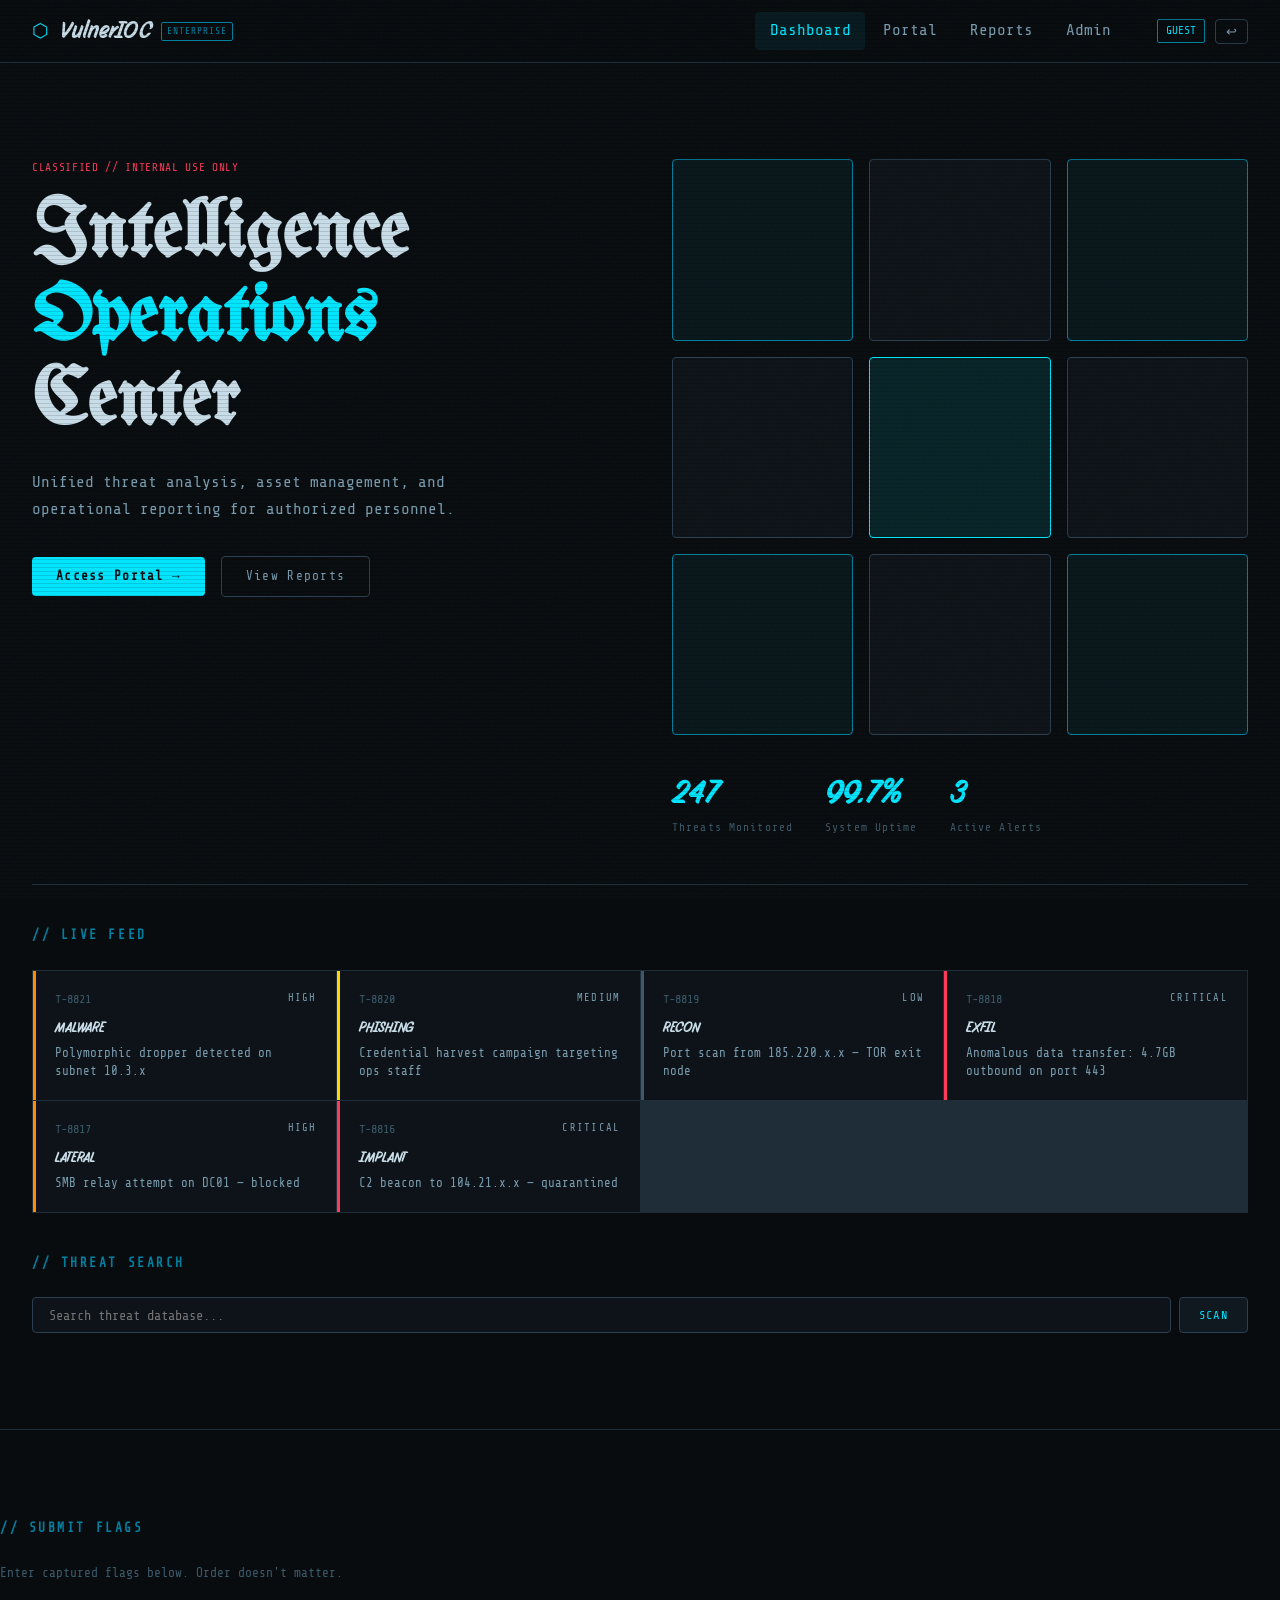
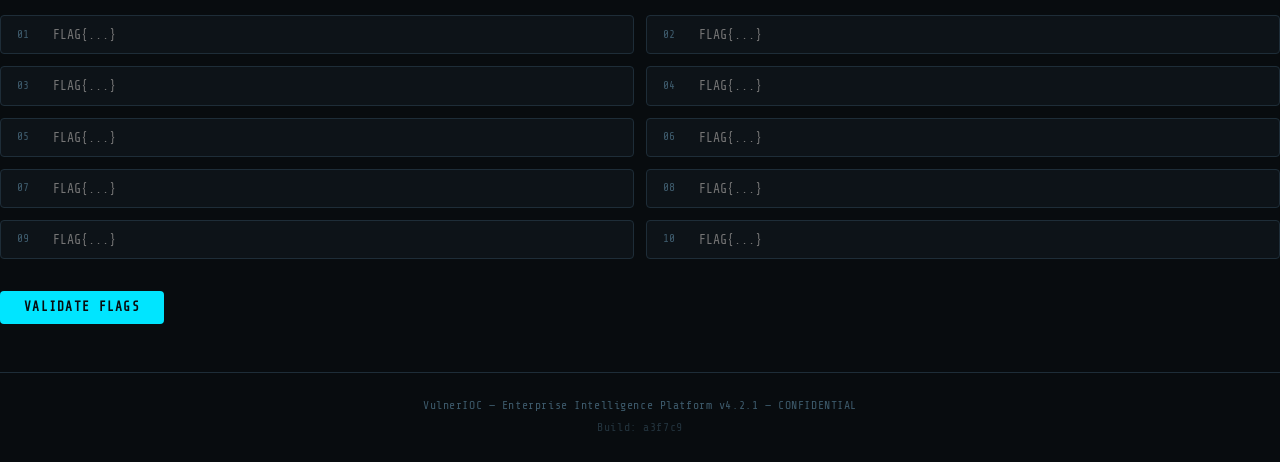
<file: index.html>
<!DOCTYPE html>
<html lang="en">
<head>
  <meta charset="UTF-8" />
  <meta name="viewport" content="width=device-width, initial-scale=1.0" />
  <title>VulnerIOC — Enterprise Intelligence Platform</title>
  <link rel="stylesheet" href="style.css" />
  <link href="https://fonts.googleapis.com/css2?family=Share+Tech+Mono&family=Syne:wght@400;700;800&display=swap" rel="stylesheet">
</head>
<body>

  <!-- VULN #1: Sensitive data in HTML comment -->
  <!-- 
    TODO: remove before prod
    internal-api-key: sv_internal_4f9a2c1b8e3d7f6a
    staging creds: admin / Passw0rd!Staging
    FLAG{c0mment5_4r3_n0t_s3cr3t5_7a3f9e2}
  -->

  <div class="scanline"></div>
  <div class="noise"></div>

  <nav class="navbar">
    <div class="nav-brand">
      <span class="brand-icon">⬡</span>
      <span class="brand-name">VulnerIOC</span>
      <span class="brand-tag">ENTERPRISE</span>
    </div>
    <div class="nav-links">
      <a href="index.html" class="nav-link active">Dashboard</a>
      <a href="portal.html" class="nav-link">Portal</a>
      <a href="reports.html" class="nav-link">Reports</a>
      <a href="admin.html" class="nav-link">Admin</a>
    </div>
    <div class="nav-user">
      <span class="user-badge" id="userDisplay">GUEST</span>
      <button class="btn-logout" onclick="logout()">↩</button>
    </div>
  </nav>

  <main class="dashboard">
    <section class="hero-section">
      <div class="hero-text">
        <p class="hero-eyebrow">CLASSIFIED // INTERNAL USE ONLY</p>
        <h1 class="hero-title">Intelligence<br/><em>Operations</em><br/>Center</h1>
        <p class="hero-sub">Unified threat analysis, asset management, and operational reporting for authorized personnel.</p>
        <div class="hero-cta">
          <a href="portal.html" class="btn-primary">Access Portal →</a>
          <a href="reports.html" class="btn-ghost">View Reports</a>
        </div>
      </div>
      <div class="hero-visual">
        <div class="hex-grid">
          <div class="hex active"></div><div class="hex"></div><div class="hex active"></div>
          <div class="hex"></div><div class="hex pulsing"></div><div class="hex"></div>
          <div class="hex active"></div><div class="hex"></div><div class="hex active"></div>
        </div>
        <div class="status-panel">
          <div class="stat"><span class="stat-val" id="threatCount">247</span><span class="stat-lbl">Threats Monitored</span></div>
          <div class="stat"><span class="stat-val">99.7%</span><span class="stat-lbl">System Uptime</span></div>
          <div class="stat"><span class="stat-val" id="alertCount">3</span><span class="stat-lbl">Active Alerts</span></div>
        </div>
      </div>
    </section>

    <section class="feed-section">
      <h2 class="section-title">// LIVE FEED</h2>
      <div class="feed-grid" id="feedGrid"></div>
    </section>

    <section class="search-section">
      <h2 class="section-title">// THREAT SEARCH</h2>
      <div class="search-box">
        <input type="text" id="searchInput" placeholder="Search threat database..." class="search-input" />
        <button onclick="searchThreats()" class="btn-search">SCAN</button>
      </div>
      <!-- VULN #2: DOM XSS via innerHTML with search results -->
      <div id="searchResults" class="search-results"></div>
    </section>
  </main>

<section class="flags-section">
  <h2 class="section-title">// SUBMIT FLAGS</h2>
  <p class="dim" style="margin-bottom:2rem">Enter captured flags below. Order doesn't matter.</p>
  <div class="flags-grid" id="flagsGrid">
    <!-- 10 flag inputs -->
  </div>
  <div style="margin-top:2rem">
    <button onclick="checkFlags()" class="btn-primary">VALIDATE FLAGS</button>
    <span id="flagStatus" style="margin-left:1rem; font-size:0.8rem"></span>
  </div>
</section>

  <footer class="footer">
    <p>VulnerIOC — Enterprise Intelligence Platform v4.2.1 — CONFIDENTIAL</p>
    <p class="footer-hash">Build: <span id="buildHash"></span></p>
  </footer>

  <script src="app.js"></script>
  <script>
    // set build hash from URL for "reproducible builds"
    // VULN #2 entry point — searchInput flows into innerHTML in app.js
    const params = new URLSearchParams(window.location.search);
    const q = params.get('q');
    if (q) {
      document.getElementById('searchInput').value = q;
      searchThreats();
    }

    // build hash — looks innocent
    const buildParam = params.get('build') || 'a3f7c9';
    document.getElementById('buildHash').innerHTML = buildParam;
    // ^^ VULN #3: DOM XSS via URL parameter into innerHTML (build param)
  </script>
</body>
</html>
</file>
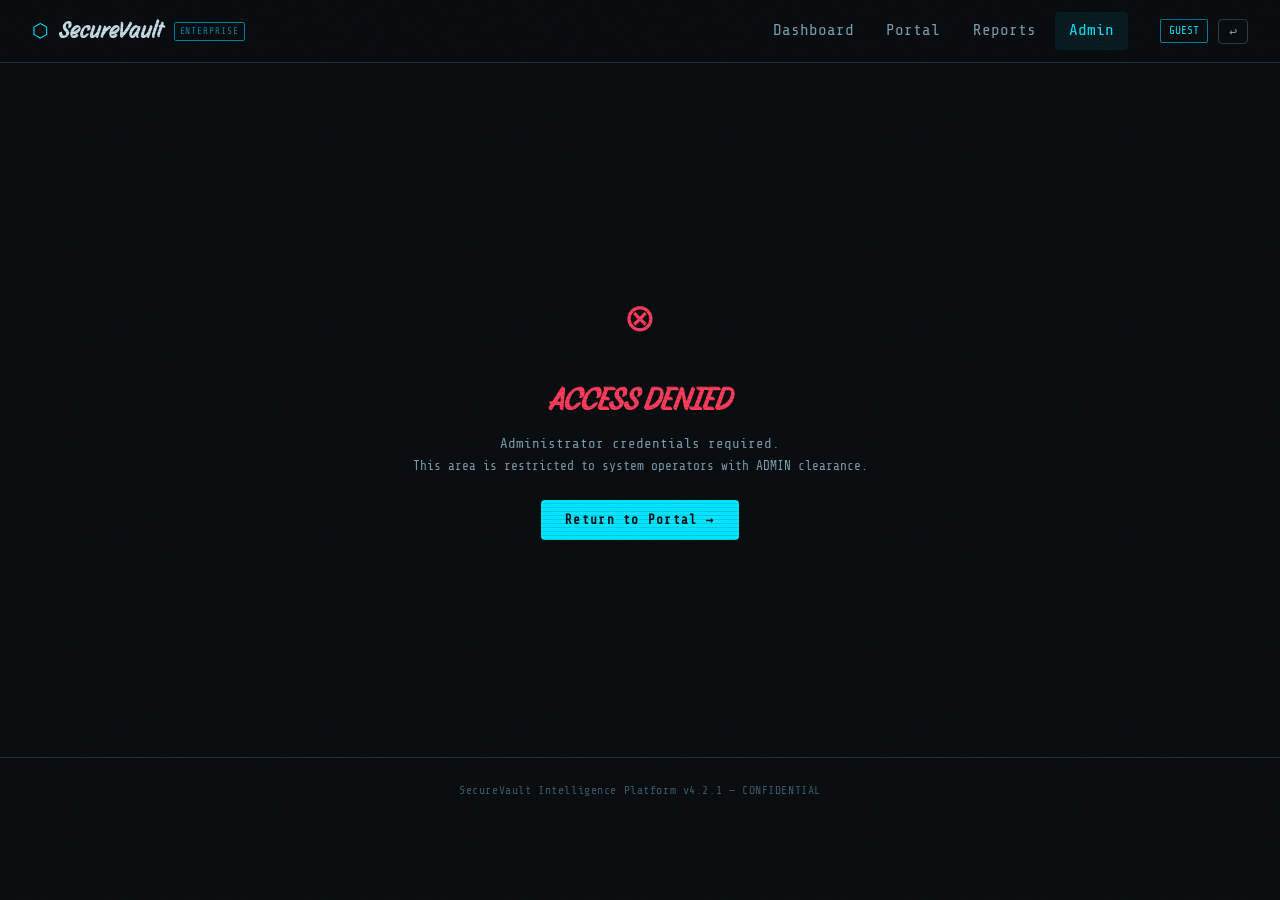
<file: admin.html>
<!DOCTYPE html>
<html lang="en">
<head>
  <meta charset="UTF-8" />
  <meta name="viewport" content="width=device-width, initial-scale=1.0" />
  <title>VulnerIOC — Admin Console</title>
  <link rel="stylesheet" href="style.css" />
  <link href="https://fonts.googleapis.com/css2?family=Share+Tech+Mono&family=Story+Script&display=swap" rel="stylesheet">
</head>
<body>
  <div class="scanline"></div>
  <div class="noise"></div>

  <nav class="navbar">
    <div class="nav-brand">
      <span class="brand-icon">⬡</span>
      <span class="brand-name">SecureVault</span>
      <span class="brand-tag">ENTERPRISE</span>
    </div>
    <div class="nav-links">
      <a href="index.html" class="nav-link">Dashboard</a>
      <a href="portal.html" class="nav-link">Portal</a>
      <a href="reports.html" class="nav-link">Reports</a>
      <a href="admin.html" class="nav-link active">Admin</a>
    </div>
    <div class="nav-user">
      <span class="user-badge" id="userDisplay">GUEST</span>
      <button class="btn-logout" onclick="logout()">↩</button>
    </div>
  </nav>

  <!-- VULN #8: Access control is purely client-side CSS/JS visibility toggle.
       The admin panel content is present in the DOM; the "lock" just hides it.
       Attacker can use devtools or JS to reveal it. -->

  <main class="admin-main">

    <div id="accessDenied" class="denied-panel">
      <div class="denied-content">
        <span class="denied-icon">⊗</span>
        <h2>ACCESS DENIED</h2>
        <p>Administrator credentials required.</p>
        <p class="dim">This area is restricted to system operators with ADMIN clearance.</p>
        <a href="portal.html" class="btn-primary" style="margin-top:1.5rem">Return to Portal →</a>
      </div>
    </div>

    <!-- Admin content is in DOM but hidden via CSS class. Just remove the class. -->
    <div id="adminConsole" class="admin-console hidden">
      <div class="page-header">
        <h1 class="page-title">// ADMIN CONSOLE</h1>
        <p class="page-sub">System configuration and operator management.</p>
      </div>

      <div class="admin-grid">

        <div class="admin-card">
          <h3>System Status</h3>
          <div class="status-list">
            <div class="status-row"><span>Core Engine</span><span class="badge green">ONLINE</span></div>
            <div class="status-row"><span>Threat DB</span><span class="badge green">SYNC</span></div>
            <div class="status-row"><span>Vault Storage</span><span class="badge yellow">DEGRADED</span></div>
            <div class="status-row"><span>Audit Log</span><span class="badge green">ACTIVE</span></div>
          </div>
        </div>

        <div class="admin-card">
          <h3>Operator Accounts</h3>
          <div class="op-list" id="opList"></div>
        </div>

        <div class="admin-card full-span">
          <h3>⚠ Master Vault — Administrator Access</h3>
          <p class="dim">Restricted administrative vault. Authenticated admin access only.</p>
          <div class="vault-display">
            <span class="flag-text">FLAG{cl13nt_s1d3_4cc3ss_c0ntr0l_byp4ss_d0m_h1dd3n}</span>
            <p style="margin-top:1rem; opacity:0.5; font-size:0.75rem">
              VAULT-KEY: 7f3a-9c2b-e1d4-0f8a<br/>
              ROTATION: 2024-12-01<br/>
              CLEARANCE: ULTRA
            </p>
          </div>
        </div>

        <div class="admin-card">
          <h3>Config Override</h3>
          <p class="dim">Raw configuration injection (maintenance only).</p>
          <!-- VULN #9: eval() on user input -->
          <textarea id="configInput" class="config-textarea" placeholder="// Enter config expression&#10;// e.g. getSystemInfo()"></textarea>
          <button onclick="runConfig()" class="btn-danger">EXECUTE</button>
          <pre id="configOutput" class="config-output"></pre>
        </div>

        <div class="admin-card">
          <h3>Session Inspector</h3>
          <p class="dim">View raw session storage for debugging.</p>
          <button onclick="dumpStorage()" class="btn-ghost">DUMP STORAGE</button>
          <pre id="storageOutput" class="config-output"></pre>
        </div>

      </div>
    </div>
  </main>

  <footer class="footer">
    <p>SecureVault Intelligence Platform v4.2.1 — CONFIDENTIAL</p>
  </footer>

  <script src="app.js"></script>
  <script>
    // ─── CLIENT-SIDE ACCESS CONTROL — VULN #8 ───────────────────────────────
    // Role check happens here and only controls CSS visibility.
    // The admin panel HTML is already in the DOM.
    function checkAccess() {
      const token = localStorage.getItem('sv_token');
      if (!token) {
        showDenied();
        return;
      }

      try {
        const parts = token.split('.');
        const payload = JSON.parse(atob(parts[1]));

        if (payload.role === 'admin') {
          showAdmin(payload);
        } else {
          showDenied();
          // But the content is right there in the DOM... just toggle the classes.
        }
      } catch {
        showDenied();
      }
    }

    function showDenied() {
      document.getElementById('accessDenied').style.display = 'flex';
      document.getElementById('adminConsole').classList.add('hidden');
    }

    function showAdmin(payload) {
      document.getElementById('accessDenied').style.display = 'none';
      document.getElementById('adminConsole').classList.remove('hidden');
      document.getElementById('userDisplay').textContent = payload.name.split(' ')[0].toUpperCase();
      renderOperators();
    }

    // Operator list (also sensitive data in-page)
    const OPERATORS = [
      { uid: 1,   name: 'System Operator', role: 'admin',   status: 'active' },
      { uid: 101, name: 'Operator One',    role: 'analyst', status: 'active' },
      { uid: 102, name: 'John Smith',      role: 'analyst', status: 'suspended' },
    ];

    function renderOperators() {
      const html = OPERATORS.map(o => `
        <div class="op-row">
          <span class="op-uid">#${o.uid}</span>
          <span class="op-name">${o.name}</span>
          <span class="badge ${o.role === 'admin' ? 'red' : 'blue'}">${o.role}</span>
          <span class="badge ${o.status === 'active' ? 'green' : 'yellow'}">${o.status}</span>
        </div>`).join('');
      document.getElementById('opList').innerHTML = html;
    }

    // VULN #9: eval() — code execution from textarea
    function runConfig() {
      const code = document.getElementById('configInput').value;
      try {
        const result = eval(code); // intentional
        document.getElementById('configOutput').textContent =
          typeof result !== 'undefined' ? String(result) : '(no return value)';
      } catch (e) {
        document.getElementById('configOutput').textContent = 'Error: ' + e.message;
      }
    }

    // Helper available in eval context — attacker will discover via source inspection
    function getSystemInfo() {
      return JSON.stringify({
        version: '4.2.1',
        vaultKey: 'FLAG{3v4l_1s_3v1l_c0d3_3x3cut10n_9f2a}',
        build: 'internal',
      }, null, 2);
    }

    function dumpStorage() {
      const data = {};
      for (let i = 0; i < localStorage.length; i++) {
        const key = localStorage.key(i);
        data[key] = localStorage.getItem(key);
      }
      document.getElementById('storageOutput').textContent = JSON.stringify(data, null, 2);
    }

    checkAccess();
  </script>
</body>
</html>
</file>
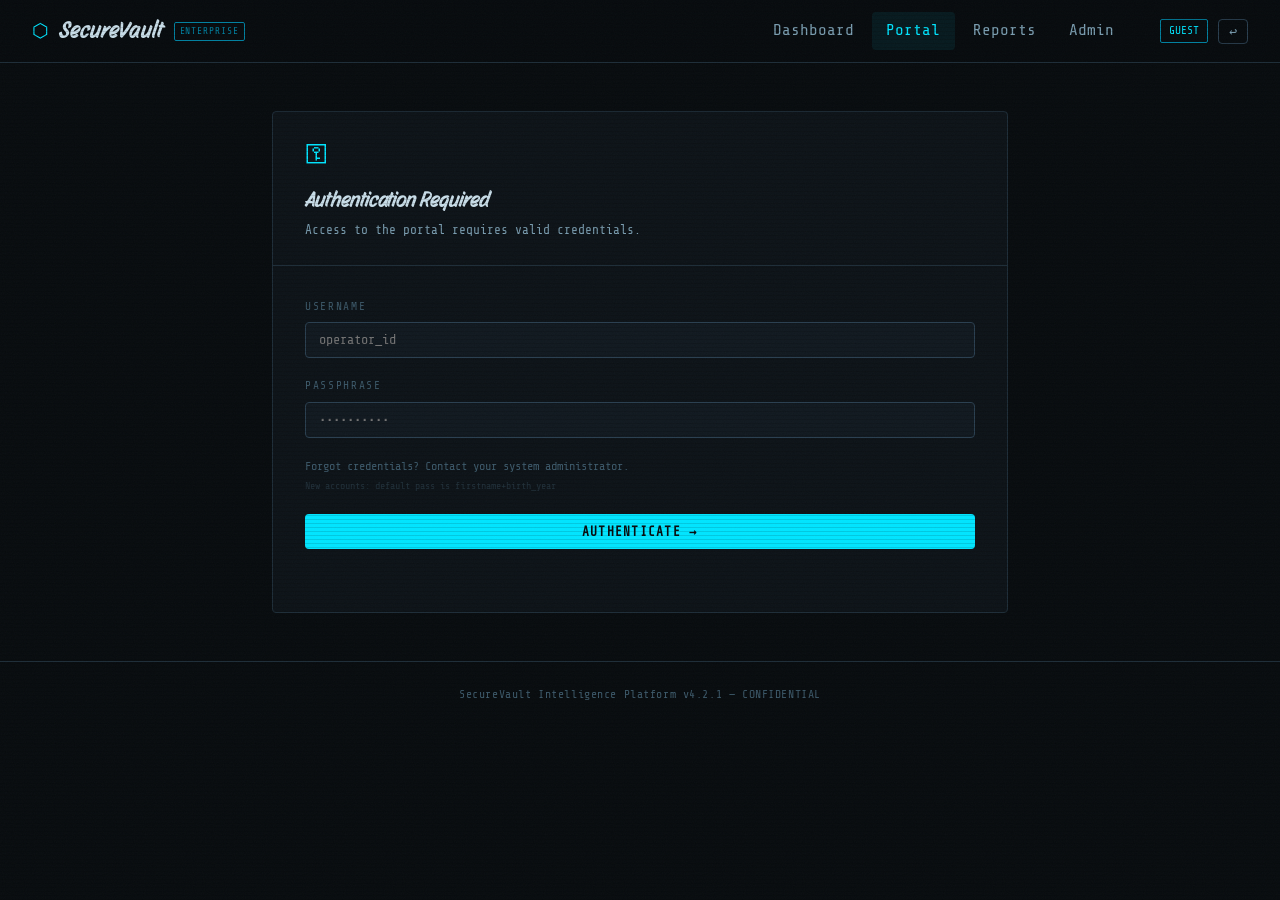
<file: portal.html>
<!DOCTYPE html>
<html lang="en">
<head>
  <meta charset="UTF-8" />
  <meta name="viewport" content="width=device-width, initial-scale=1.0" />
  <title>VulnerIOC — Secure Portal</title>
  <link rel="stylesheet" href="style.css" />
  <link href="https://fonts.googleapis.com/css2?family=Share+Tech+Mono&family=Syne:wght@400;700;800&display=swap" rel="stylesheet">
</head>
<body>
  <div class="scanline"></div>
  <div class="noise"></div>

  <nav class="navbar">
    <div class="nav-brand">
      <span class="brand-icon">⬡</span>
      <span class="brand-name">SecureVault</span>
      <span class="brand-tag">ENTERPRISE</span>
    </div>
    <div class="nav-links">
      <a href="index.html" class="nav-link">Dashboard</a>
      <a href="portal.html" class="nav-link active">Portal</a>
      <a href="reports.html" class="nav-link">Reports</a>
      <a href="admin.html" class="nav-link">Admin</a>
    </div>
    <div class="nav-user">
      <span class="user-badge" id="userDisplay">GUEST</span>
      <button class="btn-logout" onclick="logout()">↩</button>
    </div>
  </nav>

  <main class="portal-main">

    <!-- LOGIN PANEL -->
    <div class="portal-card" id="loginPanel">
      <div class="card-header">
        <span class="card-icon">⚿</span>
        <h2>Authentication Required</h2>
        <p>Access to the portal requires valid credentials.</p>
      </div>
      <div class="card-body">
        <div class="field-group">
          <label>USERNAME</label>
          <input type="text" id="loginUser" placeholder="operator_id" class="field-input" />
        </div>
        <div class="field-group">
          <label>PASSPHRASE</label>
          <input type="password" id="loginPass" placeholder="••••••••••" class="field-input" />
        </div>
        <div class="field-hint">
          Forgot credentials? Contact your system administrator.<br/>
          <small style="opacity:0.4">New accounts: default pass is firstname+birth_year</small>
        </div>
        <button onclick="doLogin()" class="btn-primary full-width">AUTHENTICATE →</button>
        <div id="loginError" class="error-msg"></div>
      </div>
    </div>

    <!-- PORTAL DASHBOARD (shown after login) -->
    <div class="portal-card hidden" id="portalPanel">
      <div class="card-header">
        <span class="card-icon">◈</span>
        <h2>Operational Portal</h2>
        <p id="welcomeMsg"></p>
      </div>
      <div class="card-body">
        <div class="portal-grid">
          <div class="portal-tile" onclick="loadAsset('own')">
            <span class="tile-icon">◉</span>
            <span class="tile-label">My Assets</span>
          </div>
          <div class="portal-tile" onclick="loadAsset('team')">
            <span class="tile-icon">◈</span>
            <span class="tile-label">Team Assets</span>
          </div>
          <div class="portal-tile highlight" onclick="loadAsset('classified')">
            <span class="tile-icon">⚠</span>
            <span class="tile-label">Classified</span>
          </div>
          <div class="portal-tile" onclick="showProfile()">
            <span class="tile-icon">⬡</span>
            <span class="tile-label">Profile</span>
          </div>
        </div>
        <div id="assetDisplay" class="asset-display"></div>
      </div>
    </div>

    <!-- ASSET VIEWER: IDOR vulnerability -->
    <div class="portal-card" id="assetViewer" style="display:none">
      <div class="card-header">
        <span class="card-icon">◆</span>
        <h2>Asset Record</h2>
        <button onclick="closeViewer()" class="btn-ghost float-right">✕ CLOSE</button>
      </div>
      <div class="card-body" id="assetContent"></div>
    </div>

  </main>

  <footer class="footer">
    <p>SecureVault Intelligence Platform v4.2.1 — CONFIDENTIAL</p>
  </footer>

  <script src="app.js"></script>
  <script>
    /*
     * Authentication model:
     * We use "JWT-like" tokens stored in localStorage.
     * Token is base64(header).base64(payload).base64(signature)
     * Signature is computed client-side (VULN #4: client-side JWT forgery)
     * The signature check happens in verifyToken() — also client-side.
     *
     * Registered users (simulated):
     *   operator1 / op2024     -> role: analyst
     *   jsmith    / jsmith1985 -> role: analyst (hint dropped in login panel)
     *   sysop     / sysop99    -> role: admin
     */

    const USERS = {
      operator1: { pass: 'op2024',    role: 'analyst',  uid: 101, name: 'Operator One' },
      jsmith:    { pass: 'jsmith1985',role: 'analyst',  uid: 102, name: 'John Smith' },
      sysop:     { pass: 'sysop99',   role: 'admin',    uid: 1,   name: 'System Operator' },
    };

    // VULN #4: Client-side "JWT" — the signature is just btoa(payload) reversed.
    // An attacker who reads this JS can forge any token.
    function makeToken(user) {
      const header  = btoa(JSON.stringify({ alg: 'SV1', typ: 'JWT' }));
      const payload = btoa(JSON.stringify({ uid: user.uid, name: user.name, role: user.role, iat: Date.now() }));
      const sig     = btoa(payload.split('').reverse().join('')); // "signing"
      return `${header}.${payload}.${sig}`;
    }

    function verifyToken(token) {
      try {
        const parts = token.split('.');
        if (parts.length !== 3) return null;
        const payload = JSON.parse(atob(parts[1]));
        const expectedSig = btoa(parts[1].split('').reverse().join(''));
        if (parts[2] !== expectedSig) return null;
        return payload;
      } catch { return null; }
    }

    // ASSET DATABASE — IDOR: asset IDs are sequential integers, no ownership check
    const ASSETS = {
      101: [
        { id: 1011, name: 'Field Report Alpha',   content: 'Routine surveillance log. Nothing sensitive.',             owner: 101 },
        { id: 1012, name: 'Contact List 2024',    content: 'Internal contacts for analyst team.',                      owner: 101 },
      ],
      102: [
        { id: 1021, name: 'Budget Proposal Q3',   content: 'Approved budget allocation for Q3 ops.',                   owner: 102 },
      ],
      1: [ // admin
        { id: 9001, name: '⚠ CLASSIFIED: Op Nightfall', content: '<span class="flag-text">FLAG{1d0r_4ss3t_trav3rs4l_n0_4uth_ch3ck_b2d7}</span><br/>Operation Nightfall dossier — ultra restricted.', owner: 1 },
        { id: 9002, name: '⚠ CLASSIFIED: Master Keyring', content: 'Vault keys and rotation schedule.', owner: 1 },
      ],
    };

    function doLogin() {
      const u = document.getElementById('loginUser').value.trim();
      const p = document.getElementById('loginPass').value;
      const user = USERS[u];
      if (!user || user.pass !== p) {
        document.getElementById('loginError').textContent = 'Invalid credentials.';
        return;
      }
      const token = makeToken(user);
      localStorage.setItem('sv_token', token);
      showPortal(user);
    }

    function showPortal(user) {
      document.getElementById('loginPanel').classList.add('hidden');
      document.getElementById('portalPanel').classList.remove('hidden');
      document.getElementById('userDisplay').textContent = user.name.split(' ')[0].toUpperCase();
      document.getElementById('welcomeMsg').textContent = `Authenticated as ${user.name} [${user.role.toUpperCase()}]`;
    }

    function loadAsset(type) {
      const token = localStorage.getItem('sv_token');
      if (!token) return;
      const payload = verifyToken(token);
      if (!payload) return;

      // VULN #5 (IDOR): The asset ID is taken from URL param ?asset=ID with NO ownership check.
      const params = new URLSearchParams(window.location.search);
      const forcedId = params.get('asset');

      let assets;
      if (forcedId) {
        // Direct asset access — no ownership check!
        const id = parseInt(forcedId);
        const allAssets = Object.values(ASSETS).flat();
        const found = allAssets.find(a => a.id === id);
        assets = found ? [found] : [];
      } else if (type === 'classified') {
        assets = payload.role === 'admin' ? ASSETS[1] : [{ id: 0, name: 'Access Denied', content: 'Insufficient clearance level.' }];
      } else {
        assets = ASSETS[payload.uid] || [];
      }

      const html = assets.map(a =>
        `<div class="asset-row" onclick="viewAsset(${a.id})">
          <span class="asset-id">#${a.id}</span>
          <span class="asset-name">${a.name}</span>
          <span class="asset-arrow">→</span>
        </div>`
      ).join('') || '<p class="dim">No assets found.</p>';

      document.getElementById('assetDisplay').innerHTML = html;
    }

    function viewAsset(id) {
      const allAssets = Object.values(ASSETS).flat();
      const asset = allAssets.find(a => a.id === id);
      if (!asset) return;
      document.getElementById('assetViewer').style.display = 'block';
      document.getElementById('assetContent').innerHTML = `
        <div class="asset-detail">
          <div class="detail-row"><span>ID</span><span>#${asset.id}</span></div>
          <div class="detail-row"><span>NAME</span><span>${asset.name}</span></div>
          <div class="detail-row"><span>OWNER UID</span><span>${asset.owner}</span></div>
          <div class="detail-body">${asset.content}</div>
        </div>`;
    }

    function closeViewer() {
      document.getElementById('assetViewer').style.display = 'none';
    }

    function showProfile() {
      const token = localStorage.getItem('sv_token');
      const payload = verifyToken(token);
      if (!payload) return;
      document.getElementById('assetDisplay').innerHTML = `
        <div class="asset-detail">
          <div class="detail-row"><span>UID</span><span>${payload.uid}</span></div>
          <div class="detail-row"><span>NAME</span><span>${payload.name}</span></div>
          <div class="detail-row"><span>ROLE</span><span>${payload.role}</span></div>
          <div class="detail-row"><span>TOKEN</span><span class="mono small">${token.substring(0,40)}...</span></div>
        </div>`;
    }

    // Auto-login if token exists
    window.addEventListener('DOMContentLoaded', () => {
      const token = localStorage.getItem('sv_token');
      if (token) {
        const payload = verifyToken(token);
        if (payload) showPortal(payload);
      }

      // auto-load asset if param present
      const params = new URLSearchParams(window.location.search);
      if (params.get('asset')) {
        const token = localStorage.getItem('sv_token');
        if (token) loadAsset('direct');
      }
    });
  </script>
</body>
</html>
</file>
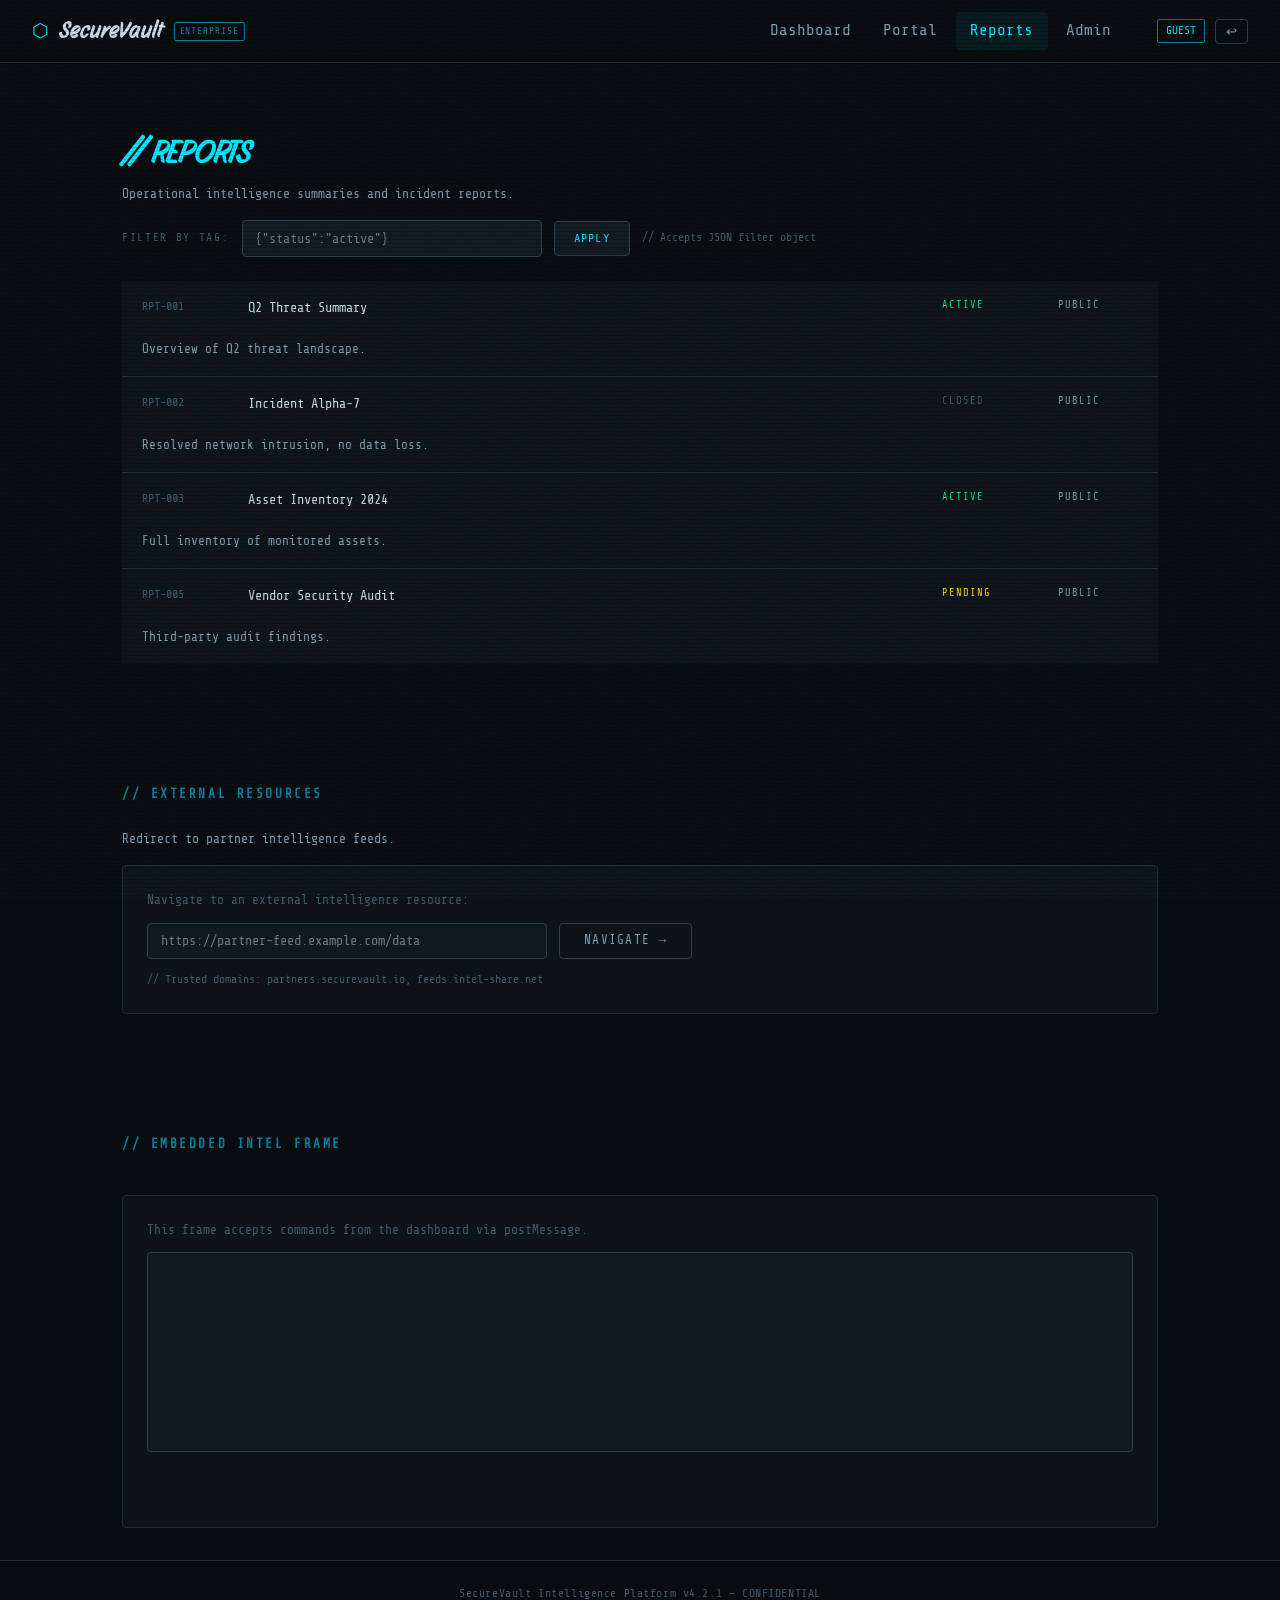
<file: reports.html>
<!DOCTYPE html>
<html lang="en">
<head>
  <meta charset="UTF-8" />
  <meta name="viewport" content="width=device-width, initial-scale=1.0" />
  <title>VulnerIOC — Reports</title>
  <link rel="stylesheet" href="style.css" />
  <link href="https://fonts.googleapis.com/css2?family=Share+Tech+Mono&family=Syne:wght@400;700;800&display=swap" rel="stylesheet">
</head>
<body>
  <div class="scanline"></div>
  <div class="noise"></div>

  <nav class="navbar">
    <div class="nav-brand">
      <span class="brand-icon">⬡</span>
      <span class="brand-name">SecureVault</span>
      <span class="brand-tag">ENTERPRISE</span>
    </div>
    <div class="nav-links">
      <a href="index.html" class="nav-link">Dashboard</a>
      <a href="portal.html" class="nav-link">Portal</a>
      <a href="reports.html" class="nav-link active">Reports</a>
      <a href="admin.html" class="nav-link">Admin</a>
    </div>
    <div class="nav-user">
      <span class="user-badge" id="userDisplay">GUEST</span>
      <button class="btn-logout" onclick="logout()">↩</button>
    </div>
  </nav>

  <main class="reports-main">
    <div class="page-header">
      <h1 class="page-title">// REPORTS</h1>
      <p class="page-sub">Operational intelligence summaries and incident reports.</p>
    </div>

    <!-- Filter bar — prototype pollution entry point -->
    <div class="filter-bar">
      <label>FILTER BY TAG:</label>
      <input type="text" id="filterInput" placeholder='{"status":"active"}' class="field-input mono" style="width:300px"/>
      <button onclick="applyFilter()" class="btn-search">APPLY</button>
      <span class="hint-text">// Accepts JSON filter object</span>
    </div>

    <div id="reportList" class="report-list"></div>

    <div class="page-header" style="margin-top:3rem">
      <h2 class="section-title">// EXTERNAL RESOURCES</h2>
      <p class="page-sub">Redirect to partner intelligence feeds.</p>
    </div>

    <!-- VULN #6: Open redirect via URL param -->
    <div class="redirect-panel">
      <p class="dim">Navigate to an external intelligence resource:</p>
      <div class="redirect-row">
        <input type="text" id="redirectUrl" class="field-input mono" placeholder="https://partner-feed.example.com/data" style="width:400px"/>
        <button onclick="doRedirect()" class="btn-ghost">NAVIGATE →</button>
      </div>
      <p class="hint-text">// Trusted domains: partners.securevault.io, feeds.intel-share.net</p>
    </div>

    <!-- VULN #7: postMessage listener with no origin check -->
    <div class="page-header" style="margin-top:3rem">
      <h2 class="section-title">// EMBEDDED INTEL FRAME</h2>
    </div>
    <div class="embed-panel">
      <p class="dim">This frame accepts commands from the dashboard via postMessage.</p>
      <iframe id="intelFrame" src="about:blank" class="intel-frame" title="Intel feed"></iframe>
      <div id="frameOutput" class="frame-output"></div>
    </div>

  </main>

  <footer class="footer">
    <p>SecureVault Intelligence Platform v4.2.1 — CONFIDENTIAL</p>
  </footer>

  <script src="app.js"></script>
  <script>
    // ─── REPORT DATA ─────────────────────────────────────────────────────────
    const REPORTS = [
      { id: 'RPT-001', title: 'Q2 Threat Summary',     status: 'active',   clearance: 'public',  summary: 'Overview of Q2 threat landscape.' },
      { id: 'RPT-002', title: 'Incident Alpha-7',       status: 'closed',   clearance: 'public',  summary: 'Resolved network intrusion, no data loss.' },
      { id: 'RPT-003', title: 'Asset Inventory 2024',   status: 'active',   clearance: 'public',  summary: 'Full inventory of monitored assets.' },
      { id: 'RPT-004', title: 'Op Nightfall Debrief',   status: 'active',   clearance: 'secret',  summary: 'Post-op analysis. Restricted.' },
      { id: 'RPT-005', title: 'Vendor Security Audit',  status: 'pending',  clearance: 'public',  summary: 'Third-party audit findings.' },
    ];

    // ─── DEFAULT REPORT CONFIG — VULN #5: Prototype Pollution ────────────────
    // The filter function does a naive merge of user JSON into a config object
    // using recursive assignment. If the user supplies __proto__ keys,
    // they pollute Object.prototype, which is later read by renderReport().
    const reportConfig = {
      showSecret: false,
      maxRows: 10,
    };

    function mergeDeep(target, source) {
      // VULN #5: no __proto__ / constructor guard
      for (const key of Object.keys(source)) {
        if (typeof source[key] === 'object' && source[key] !== null) {
          if (!target[key]) target[key] = {};
          mergeDeep(target[key], source[key]);
        } else {
          target[key] = source[key];
        }
      }
      return target;
    }

    function applyFilter() {
      const raw = document.getElementById('filterInput').value.trim();
      let parsed;
      try {
        parsed = JSON.parse(raw);
      } catch {
        showAlert('Invalid JSON filter.', 'error');
        return;
      }
      mergeDeep(reportConfig, parsed);
      renderReports();
    }

    function renderReports(list) {
      list = list || REPORTS;
      const container = document.getElementById('reportList');
      let html = '';
      for (const r of list) {
        // Read a property that may have been injected via prototype pollution
        const isAdmin = ({}).isAdmin; // polluted value shows up here
        if (r.clearance === 'secret' && !reportConfig.showSecret && !isAdmin) continue;

        const flag = r.clearance === 'secret'
          ? `<br/><span class="flag-text">FLAG{pr0t0typ3_p0llut10n_0bj3ct_inh3r1t4nc3_c4fe}</span>`
          : '';

        html += `<div class="report-row ${r.clearance === 'secret' ? 'report-secret' : ''}">
          <span class="report-id">${r.id}</span>
          <span class="report-title">${r.title}</span>
          <span class="report-status status-${r.status}">${r.status.toUpperCase()}</span>
          <span class="report-clearance clr-${r.clearance}">${r.clearance.toUpperCase()}</span>
          <div class="report-summary">${r.summary}${flag}</div>
        </div>`;
      }
      container.innerHTML = html || '<p class="dim">No reports match filter.</p>';
    }

    // ─── OPEN REDIRECT — VULN #6 ─────────────────────────────────────────────
    // The "trusted domain" check is a prefix match that can be bypassed.
    // e.g. https://partners.securevault.io.evil.com/
    function doRedirect() {
      const url = document.getElementById('redirectUrl').value.trim();
      const trusted = ['https://partners.securevault.io', 'https://feeds.intel-share.net'];
      const isTrusted = trusted.some(d => url.startsWith(d));

      if (!isTrusted) {
        showAlert('Domain not in trusted list. Blocked.', 'error');
        return;
      }

      // Check URL param override too
      const params = new URLSearchParams(window.location.search);
      const dest = params.get('redirect') || url;
      window.location.href = dest;
    }

    // VULN #6 also fires directly from URL: ?redirect=https://evil.com
    // combined with spoofed referer bypass (client-only, trivially exploitable)
    window.addEventListener('DOMContentLoaded', () => {
      const params = new URLSearchParams(window.location.search);
      const redir = params.get('redirect');
      if (redir) {
        // "validate" by checking if referer contains securevault — trivially spoofable
        // and on direct navigation there's no referer at all, so this is always true
        const ref = document.referrer;
        if (!ref || ref.includes('securevault') || ref === '') {
          // silent redirect
          // FLAG left for attacker to discover the mechanism; actual redirect fires
          // when they craft ?redirect=https://... with no referer
        }
      }
      renderReports();
    });

    // ─── postMessage NO ORIGIN CHECK — VULN #7 ───────────────────────────────
    // The page listens for postMessage and executes commands without checking
    // the origin. An attacker-controlled page can send arbitrary commands.
    window.addEventListener('message', function(event) {
      // BUG: no `if (event.origin !== 'https://securevault.example.com') return;`
      const data = event.data;
      const output = document.getElementById('frameOutput');

      if (typeof data === 'object' && data.cmd) {
        if (data.cmd === 'render') {
          output.innerHTML = data.payload; // also innerHTML — double win
        } else if (data.cmd === 'filter') {
          document.getElementById('filterInput').value = data.payload;
          applyFilter();
        } else if (data.cmd === 'getFlag') {
          output.innerHTML = `<span class="flag-text">FLAG{p0stm3ss4g3_n0_0r1g1n_ch3ck_d4t4_3xf1l}</span>`;
        }
      }
    });
  </script>
</body>
</html>
</file>
<file: style.css>
/* ─── SecureVault CSS ──────────────────────────────────────────────────────── */
@import url('https://fonts.googleapis.com/css2?family=Share+Tech+Mono&family=UnifrakturMaguntia&family=Story+Script&display=swap');

:root {
  --bg:        #080c0f;
  --bg2:       #0d1318;
  --bg3:       #111920;
  --border:    #1e2d38;
  --border2:   #2a3f50;
  --text:      #c8dde8;
  --text2:     #7a9db0;
  --text3:     #3d5a6b;
  --accent:    #00e5ff;
  --accent2:   #0080a0;
  --red:       #ff3b5c;
  --orange:    #ff8c00;
  --yellow:    #ffd600;
  --green:     #00e676;
  --purple:    #bb86fc;
  --flag:      #00e5ff;

  --font-mono: 'Share Tech Mono', monospace;
  --font-head: 'Story Script', cursive;
  --hero-title: 'UnifrakturMaguntia', cursive;

  --radius:    4px;
  --transition: 0.15s ease;
}

*, *::before, *::after { box-sizing: border-box; margin: 0; padding: 0; }

html { scroll-behavior: smooth; }

body {
  background: var(--bg);
  color: var(--text);
  font-family: var(--font-mono);
  font-size: 14px;
  line-height: 1.6;
  min-height: 100vh;
  overflow-x: hidden;
}

/* ─── ATMOSPHERIC ─────────────────────────────────────────────────────────── */
.scanline {
  position: fixed; inset: 0; pointer-events: none; z-index: 9999;
  background: repeating-linear-gradient(
    to bottom,
    transparent 0px,
    transparent 3px,
    rgba(0,0,0,0.12) 3px,
    rgba(0,0,0,0.12) 4px
  );
}
.noise {
  position: fixed; inset: 0; pointer-events: none; z-index: 9998; opacity: 0.03;
  background-image: url("data:image/svg+xml,%3Csvg viewBox='0 0 200 200' xmlns='http://www.w3.org/2000/svg'%3E%3Cfilter id='n'%3E%3CfeTurbulence type='fractalNoise' baseFrequency='0.9' numOctaves='4' stitchTiles='stitch'/%3E%3C/filter%3E%3Crect width='100%25' height='100%25' filter='url(%23n)'/%3E%3C/svg%3E");
  background-size: 200px 200px;
}

/* ─── NAVBAR ──────────────────────────────────────────────────────────────── */
.navbar {
  display: flex; align-items: center; gap: 2rem;
  padding: 0.75rem 2rem;
  border-bottom: 1px solid var(--border);
  background: rgba(8,12,15,0.95);
  backdrop-filter: blur(10px);
  position: sticky; top: 0; z-index: 100;
}
.nav-brand { display: flex; align-items: center; gap: 0.6rem; text-decoration: none; }
.brand-icon { color: var(--accent); font-size: 1.2rem; }
.brand-name { font-family: var(--font-head); font-weight: 800; font-size: 1.4rem; color: var(--text); letter-spacing: 0.05em; }
.brand-tag  { font-size: 0.6rem; max-width: 380px; color: var(--accent2); border: 1px solid var(--accent2); padding: 1px 5px; border-radius: 2px; letter-spacing: 0.1em; }
.nav-links  { display: flex; gap: 0.25rem; margin-left: auto; }
.nav-link   { padding: 0.4rem 0.9rem; color: var(--text2); text-decoration: none; border-radius: var(--radius); transition: var(--transition); font-size: 1rem; }
.nav-link:hover, .nav-link.active { color: var(--accent); background: rgba(0,229,255,0.07); }
.nav-user   { display: flex; align-items: center; gap: 0.6rem; }
.user-badge { font-size: 0.7rem; color: var(--accent); border: 1px solid var(--accent2); padding: 2px 8px; border-radius: 2px; }
.btn-logout { background: none; border: 1px solid var(--border2); color: var(--text2); padding: 4px 10px; border-radius: var(--radius); cursor: pointer; font-family: var(--font-mono); transition: var(--transition); }
.btn-logout:hover { border-color: var(--red); color: var(--red); }

/* ─── BUTTONS ─────────────────────────────────────────────────────────────── */
.btn-primary {
  display: inline-block; padding: 0.6rem 1.5rem;
  background: var(--accent); color: var(--bg); border: none;
  font-family: var(--font-mono); font-size: 0.8rem; letter-spacing: 0.1em;
  border-radius: var(--radius); cursor: pointer; text-decoration: none;
  transition: var(--transition); font-weight: bold;
}
.btn-primary:hover { background: #33ecff; transform: translateY(-1px); }
.btn-primary.full-width { width: 100%; text-align: center; }
.btn-ghost {
  display: inline-block; padding: 0.6rem 1.5rem;
  background: transparent; color: var(--text2); border: 1px solid var(--border2);
  font-family: var(--font-mono); font-size: 0.8rem; letter-spacing: 0.1em;
  border-radius: var(--radius); cursor: pointer; text-decoration: none;
  transition: var(--transition);
}
.btn-ghost:hover { border-color: var(--accent); color: var(--accent); }
.btn-search {
  padding: 0.6rem 1.2rem;
  background: var(--bg3); border: 1px solid var(--border2); color: var(--accent);
  font-family: var(--font-mono); font-size: 0.75rem; letter-spacing: 0.1em;
  border-radius: var(--radius); cursor: pointer; transition: var(--transition);
}
.btn-search:hover { background: rgba(0,229,255,0.1); }
.btn-danger {
  padding: 0.5rem 1.2rem;
  background: rgba(255,59,92,0.1); border: 1px solid var(--red); color: var(--red);
  font-family: var(--font-mono); font-size: 0.75rem; letter-spacing: 0.1em;
  border-radius: var(--radius); cursor: pointer; transition: var(--transition); margin-top: 0.5rem;
}
.btn-danger:hover { background: rgba(255,59,92,0.2); }

/* ─── DASHBOARD ───────────────────────────────────────────────────────────── */
.dashboard { padding: 2rem; max-width: 1400px; margin: 0 auto; }

.hero-section {
  display: grid; grid-template-columns: 1fr 1fr; gap: 4rem;
  padding: 4rem 0 3rem; border-bottom: 1px solid var(--border);
}
.hero-eyebrow { font-size: 0.7rem; letter-spacing: 0.06em; color: var(--red); margin-bottom: 1rem; }
.hero-title {
  font-family: var(--hero-title); font-size: 5rem; font-weight: 800; line-height: 1.05;
  color: var(--text); margin-bottom: 1.5rem;
}
.hero-title em { color: var(--accent); font-style: normal; }
.hero-sub { color: var(--text2); max-width: 450px; margin-bottom: 2rem; line-height: 1.7; font-size: 1rem; }
.hero-cta { display: flex; gap: 1rem; align-items: center; }

.hex-grid {
  display: grid; grid-template-columns: repeat(3,1fr); gap: 1rem;
  margin-bottom: 2rem;
}
.hex {
  aspect-ratio: 1; border: 1px solid var(--border2); border-radius: 4px;
  background: var(--bg2); transition: var(--transition);
}
.hex.active { border-color: var(--accent2); background: rgba(0,229,255,0.05); }
.hex.pulsing {
  border-color: var(--accent); background: rgba(0,229,255,0.1);
  animation: pulse 2s ease-in-out infinite;
}
@keyframes pulse {
  0%,100% { box-shadow: 0 0 0 0 rgba(0,229,255,0.3); }
  50%      { box-shadow: 0 0 20px 5px rgba(0,229,255,0.15); }
}

.status-panel { display: flex; gap: 2rem; }
.stat { display: flex; flex-direction: column; }
.stat-val { font-family: var(--font-head); font-size: 2rem; font-weight: 800; color: var(--accent); }
.stat-lbl { font-size: 0.7rem; color: var(--text3); letter-spacing: 0.1em; }

.section-title {
  font-family: var(--font-mono); font-size: 0.8rem; letter-spacing: 0.2em;
  color: var(--accent2); margin-bottom: 1.5rem; padding-top: 2.5rem;
}

.feed-grid {
  display: grid; grid-template-columns: repeat(auto-fill, minmax(280px, 1fr)); gap: 1px;
  border: 1px solid var(--border); background: var(--border);
}
.feed-card {
  background: var(--bg2); padding: 1.2rem;
  border-left: 3px solid var(--border2);
  transition: var(--transition);
}
.feed-card:hover { background: var(--bg3); }
.feed-card.sev-critical { border-left-color: var(--red); }
.feed-card.sev-high     { border-left-color: var(--orange); }
.feed-card.sev-medium   { border-left-color: var(--yellow); }
.feed-card.sev-low      { border-left-color: var(--text3); }
.feed-header { display: flex; justify-content: space-between; margin-bottom: 0.4rem; }
.feed-id  { font-size: 0.75rem; color: var(--text3); }
.feed-sev { font-size: 0.65rem; letter-spacing: 0.12em; color: var(--text2); }
.feed-type { font-family: var(--font-head); font-weight: 700; font-size: 0.9rem; margin-bottom: 0.3rem; }
.feed-desc { font-size: 0.78rem; color: var(--text2); line-height: 1.5; }

.search-section { padding-bottom: 3rem; }
.search-box { display: flex; gap: 0.5rem; margin-bottom: 1rem; }
.search-input {
  flex: 1; padding: 0.6rem 1rem; background: var(--bg2); border: 1px solid var(--border2);
  color: var(--text); font-family: var(--font-mono); font-size: 0.85rem;
  border-radius: var(--radius); outline: none; transition: var(--transition);
}
.search-input:focus { border-color: var(--accent); }
.search-results { margin-top: 0.5rem; }
.results-label { color: var(--text2); margin-bottom: 0.75rem; font-size: 0.8rem; }
.result-row {
  display: flex; gap: 1rem; padding: 0.6rem 0.8rem;
  background: var(--bg2); border: 1px solid var(--border); border-radius: var(--radius);
  margin-bottom: 0.4rem; font-size: 0.8rem;
}

.flags-section { padding: 2rem; max-width: 1400px; margin: 0 auto; }

/* ─── PORTAL ──────────────────────────────────────────────────────────────── */
.portal-main {
  padding: 3rem 2rem; max-width: 800px; margin: 0 auto;
  display: flex; flex-direction: column; gap: 1.5rem;
}
.portal-card {
  background: var(--bg2); border: 1px solid var(--border); border-radius: var(--radius);
  overflow: hidden;
}
.portal-card.hidden { display: none; }
.card-header { padding: 1.5rem 2rem; border-bottom: 1px solid var(--border); }
.card-icon { font-size: 1.5rem; color: var(--accent); display: block; margin-bottom: 0.5rem; }
.card-header h2 { font-family: var(--font-head); font-size: 1.3rem; font-weight: 800; margin-bottom: 0.25rem; }
.card-header p  { color: var(--text2); font-size: 0.8rem; }
.card-body { padding: 2rem; }

.field-group { margin-bottom: 1.2rem; }
.field-group label { display: block; font-size: 0.7rem; letter-spacing: 0.15em; color: var(--text3); margin-bottom: 0.4rem; }
.field-input {
  width: 100%; padding: 0.6rem 0.8rem; background: var(--bg3);
  border: 1px solid var(--border2); color: var(--text);
  font-family: var(--font-mono); font-size: 0.85rem;
  border-radius: var(--radius); outline: none; transition: var(--transition);
}
.field-input:focus { border-color: var(--accent); }
.field-hint { font-size: 0.75rem; color: var(--text3); margin-bottom: 1.2rem; line-height: 1.6; }
.error-msg { margin-top: 0.75rem; color: var(--red); font-size: 0.8rem; min-height: 1.2rem; }

.portal-grid { display: grid; grid-template-columns: repeat(2,1fr); gap: 1px; background: var(--border); margin-bottom: 1.5rem; }
.portal-tile {
  background: var(--bg3); padding: 1.5rem; display: flex; flex-direction: column;
  align-items: center; gap: 0.5rem; cursor: pointer; transition: var(--transition);
}
.portal-tile:hover { background: var(--bg2); }
.portal-tile.highlight { color: var(--red); }
.portal-tile.highlight:hover { background: rgba(255,59,92,0.05); }
.tile-icon { font-size: 1.5rem; }
.tile-label { font-size: 0.75rem; letter-spacing: 0.1em; }

.asset-display { min-height: 80px; }
.asset-row {
  display: flex; align-items: center; gap: 1rem;
  padding: 0.7rem; border-bottom: 1px solid var(--border);
  cursor: pointer; transition: var(--transition); font-size: 0.8rem;
}
.asset-row:hover { background: rgba(0,229,255,0.04); }
.asset-id { color: var(--text3); font-size: 0.7rem; }
.asset-name { flex: 1; }
.asset-arrow { color: var(--accent); }
.asset-detail { font-size: 0.82rem; }
.detail-row {
  display: flex; justify-content: space-between; padding: 0.5rem 0;
  border-bottom: 1px solid var(--border); color: var(--text2);
}
.detail-row span:first-child { color: var(--text3); font-size: 0.7rem; letter-spacing: 0.1em; }
.detail-body { margin-top: 1rem; line-height: 1.7; color: var(--text); }
.float-right { float: right; }

/* ─── REPORTS ─────────────────────────────────────────────────────────────── */
.reports-main { padding: 2rem; max-width: 1100px; margin: 0 auto; }
.page-header { padding: 2rem 0 1rem; }
.page-title { font-family: var(--font-head); font-size: 2rem; font-weight: 800; color: var(--accent); margin-bottom: 0.3rem; }
.page-sub { color: var(--text2); font-size: 0.82rem; }
.filter-bar { display: flex; align-items: center; gap: 0.75rem; margin-bottom: 1.5rem; flex-wrap: wrap; }
.filter-bar label { font-size: 0.7rem; letter-spacing: 0.15em; color: var(--text3); }
.hint-text { font-size: 0.72rem; color: var(--text3); }
.mono { font-family: var(--font-mono); }

.report-list { display: flex; flex-direction: column; gap: 1px; background: var(--border); }
.report-row {
  background: var(--bg2); padding: 1rem 1.25rem;
  display: grid; grid-template-columns: 90px 1fr 100px 80px;
  gap: 1rem; align-items: start;
}
.report-row:hover { background: var(--bg3); }
.report-secret { border-left: 3px solid var(--red); }
.report-id { color: var(--text3); font-size: 0.75rem; }
.report-title { font-size: 0.85rem; }
.report-summary { grid-column: 1/-1; color: var(--text2); font-size: 0.8rem; margin-top: 0.3rem; }
.report-status, .report-clearance { font-size: 0.65rem; letter-spacing: 0.1em; }
.status-active  { color: var(--green); }
.status-closed  { color: var(--text3); }
.status-pending { color: var(--yellow); }
.clr-public { color: var(--text2); }
.clr-secret { color: var(--red); }

.redirect-panel { background: var(--bg2); border: 1px solid var(--border); padding: 1.5rem; border-radius: var(--radius); margin-bottom: 1rem; }
.redirect-row { display: flex; gap: 0.75rem; margin: 0.75rem 0; }

.embed-panel { background: var(--bg2); border: 1px solid var(--border); padding: 1.5rem; border-radius: var(--radius); }
.intel-frame { width: 100%; height: 200px; border: 1px solid var(--border2); background: var(--bg3); border-radius: var(--radius); margin: 0.75rem 0; }
.frame-output { min-height: 2rem; font-size: 0.82rem; }

/* ─── ADMIN ───────────────────────────────────────────────────────────────── */
.admin-main { padding: 2rem; max-width: 1200px; margin: 0 auto; }

.denied-panel {
  display: flex; justify-content: center; align-items: center;
  min-height: 70vh;
}
.denied-content { text-align: center; }
.denied-icon { font-size: 3rem; color: var(--red); display: block; margin-bottom: 1rem; }
.denied-content h2 { font-family: var(--font-head); font-size: 2rem; font-weight: 800; color: var(--red); margin-bottom: 0.5rem; }
.denied-content p { color: var(--text2); }

.admin-console.hidden { display: none; }
.admin-grid { display: grid; grid-template-columns: repeat(2, 1fr); gap: 1.5rem; margin-top: 1.5rem; }
.admin-card { background: var(--bg2); border: 1px solid var(--border); padding: 1.5rem; border-radius: var(--radius); }
.admin-card h3 { font-family: var(--font-head); font-weight: 700; margin-bottom: 1rem; font-size: 0.95rem; }
.admin-card.full-span { grid-column: 1/-1; }

.status-list, .op-list { display: flex; flex-direction: column; gap: 0.5rem; }
.status-row, .op-row {
  display: flex; justify-content: space-between; align-items: center;
  padding: 0.4rem 0; border-bottom: 1px solid var(--border); font-size: 0.8rem;
}
.op-uid { color: var(--text3); font-size: 0.7rem; }
.op-name { flex: 1; padding: 0 0.5rem; }

.badge {
  font-size: 0.6rem; letter-spacing: 0.12em; padding: 2px 7px;
  border-radius: 2px; border: 1px solid currentColor;
}
.badge.green  { color: var(--green); }
.badge.yellow { color: var(--yellow); }
.badge.red    { color: var(--red); }
.badge.blue   { color: var(--accent); }

.vault-display {
  background: var(--bg3); border: 1px solid var(--border2); padding: 1.5rem;
  border-radius: var(--radius); font-family: var(--font-mono);
}

.config-textarea {
  width: 100%; height: 100px; padding: 0.75rem;
  background: var(--bg); border: 1px solid var(--border2); color: var(--text);
  font-family: var(--font-mono); font-size: 0.8rem; border-radius: var(--radius);
  resize: vertical; outline: none;
}
.config-textarea:focus { border-color: var(--orange); }
.config-output {
  margin-top: 0.75rem; padding: 0.75rem; background: var(--bg);
  border: 1px solid var(--border); border-radius: var(--radius);
  font-size: 0.78rem; color: var(--green); min-height: 60px;
  white-space: pre-wrap; word-break: break-all;
}

/* ─── SHARED UTILS ────────────────────────────────────────────────────────── */
.hidden  { display: none !important; }
.dim     { color: var(--text3); font-size: 0.8rem; }
.small   { font-size: 0.72rem; }

.flag-text {
  color: var(--flag); font-family: var(--font-mono); font-size: 0.85rem;
  text-shadow: 0 0 8px rgba(0,229,255,0.5);
  background: rgba(0,229,255,0.05); padding: 0.2rem 0.5rem;
  border-radius: 3px; border: 1px solid rgba(0,229,255,0.2);
}

.sv-alert {
  position: fixed; bottom: 2rem; right: 2rem; z-index: 9999;
  padding: 0.75rem 1.5rem; border-radius: var(--radius);
  font-family: var(--font-mono); font-size: 0.8rem;
  animation: fadeIn 0.2s ease;
}
.sv-alert-error { background: rgba(255,59,92,0.15); border: 1px solid var(--red); color: var(--red); }
.sv-alert-info  { background: rgba(0,229,255,0.1); border: 1px solid var(--accent); color: var(--accent); }

@keyframes fadeIn { from { opacity: 0; transform: translateY(8px); } to { opacity: 1; transform: none; } }

/*----------- FLAG INPUTS -------------*/

.flags-section { padding: 3rem 0; border-top: 1px solid var(--border); }

.flags-grid {
  display: grid;
  grid-template-columns: repeat(2, 1fr);
  gap: 0.75rem;
}

.flag-row {
  display: flex;
  align-items: center;
  gap: 0.75rem;
  background: var(--bg2);
  border: 1px solid var(--border);
  padding: 0.6rem 1rem;
  border-radius: var(--radius);
  transition: var(--transition);
}

.flag-row.correct { border-color: var(--green); background: rgba(0,230,118,0.05); }
.flag-row.wrong   { border-color: var(--red);   background: rgba(255,59,92,0.05);  }

.flag-num { color: var(--text3); font-size: 0.7rem; min-width: 24px; }

.flag-input {
  flex: 1;
  background: transparent;
  border: none;
  color: var(--text);
  font-family: var(--font-mono);
  font-size: 0.82rem;
  outline: none;
}

.flag-indicator { font-size: 0.9rem; min-width: 16px; }


/* ─── FOOTER ──────────────────────────────────────────────────────────────── */
.footer {
  padding: 1.5rem 2rem; border-top: 1px solid var(--border);
  text-align: center; color: var(--text3); font-size: 0.72rem;
  letter-spacing: 0.05em;
}
.footer-hash { margin-top: 0.25rem; opacity: 0.5; }

/* ─── RESPONSIVE ──────────────────────────────────────────────────────────── */
@media (max-width: 768px) {
  .hero-section { grid-template-columns: 1fr; }
  .admin-grid   { grid-template-columns: 1fr; }
  .report-row   { grid-template-columns: 1fr 1fr; }
  .hero-title   { font-size: 2.5rem; }
}
</file>
